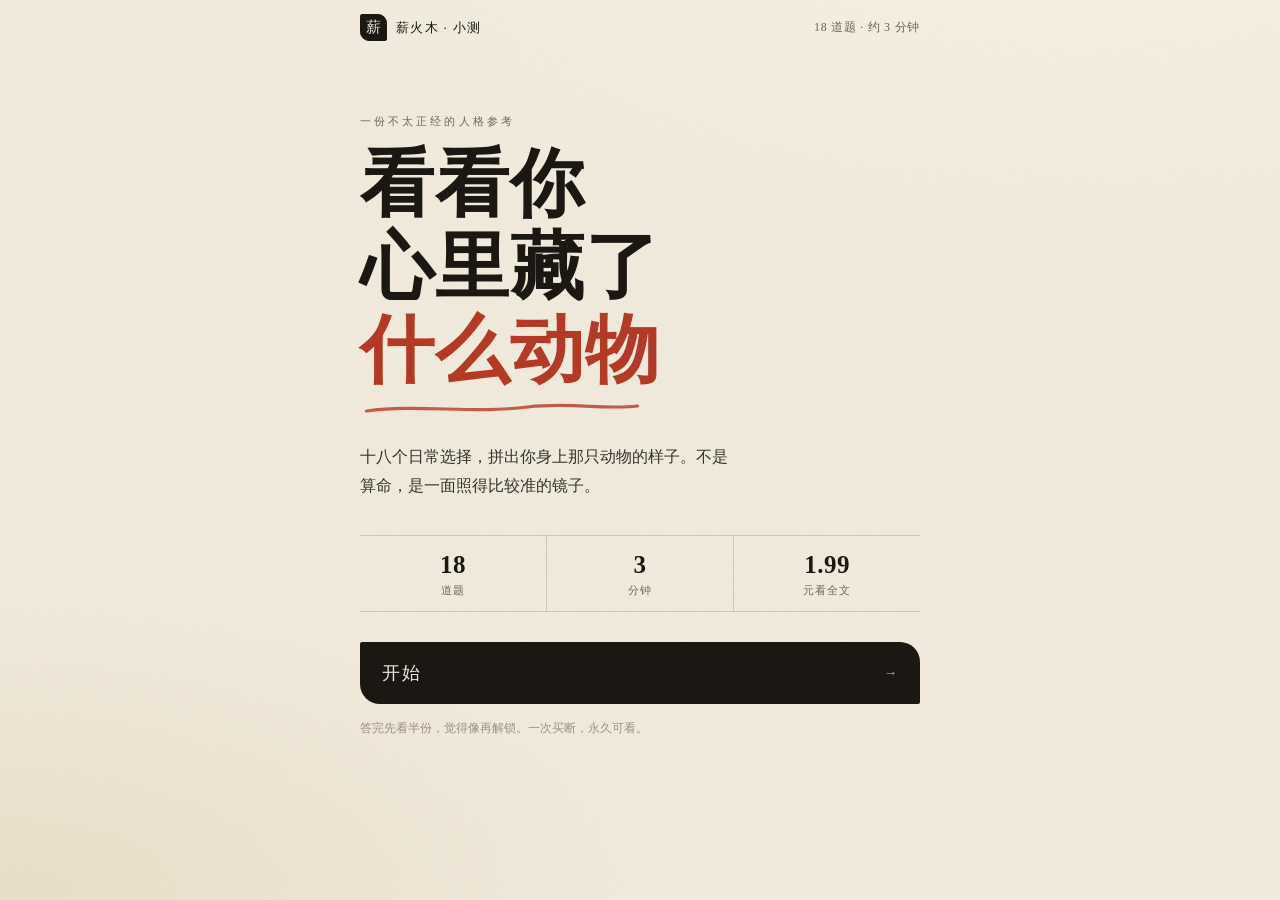
<file: index.html>
<!doctype html>
<html lang="zh-CN">
<head>
<meta charset="utf-8">
<meta name="viewport" content="width=device-width,initial-scale=1,viewport-fit=cover">
<meta name="theme-color" content="#f2ebdd">
<title>看看你心里藏了什么动物</title>
<meta name="description" content="十八个日常选择，拼出你心里那只动物的样子。免费测，1.99 解锁完整报告。">
<meta property="og:type" content="website">
<meta property="og:site_name" content="薪火木 · 小测">
<meta property="og:title" content="看看你心里藏了什么动物">
<meta property="og:description" content="十八个日常选择，拼出你心里那只动物的样子。免费测，1.99 解锁完整报告。">
<meta property="og:image" content="https://assss07.github.io/animal-persona/og/jpg/default.jpg">
<meta property="og:image:width" content="600">
<meta property="og:image:height" content="800">
<link rel="stylesheet" href="app.css">
<link rel="icon" href="data:image/svg+xml,%3Csvg xmlns='http://www.w3.org/2000/svg' viewBox='0 0 64 64'%3E%3Crect width='64' height='64' fill='%23f2ebdd'/%3E%3Ctext x='32' y='46' font-size='40' text-anchor='middle' fill='%23b23a26'%3E兽%3C/text%3E%3C/svg%3E">
</head>
<body>
<div class="grain"></div>
<div class="bgchar" aria-hidden="true">兽</div>

<header class="topbar">
  <a class="brand" href="./" onclick="App.home(event)">
    <span class="brand-mark">薪</span>
    <span class="brand-name">薪火木 · 小测</span>
  </a>
  <span class="topbar-note" id="topnote">18 道题 · 约 3 分钟</span>
</header>

<main id="stage">

  <!-- 首屏 -->
  <section class="screen is-active" id="screen-intro">
    <p class="eyebrow">一份不太正经的人格参考</p>
    <h1 class="hero-title">
      看看你<br>
      心里藏了<br>
      <span class="ink-red">什么动物</span>
    </h1>
    <svg class="brush-line" viewBox="0 0 240 14" preserveAspectRatio="none" aria-hidden="true">
      <path d="M4 9 C48 2 96 12 142 5 C178 0 210 8 236 4" fill="none" stroke="currentColor" stroke-width="3.2" stroke-linecap="round"/>
    </svg>
    <p class="lede">十八个日常选择，拼出你身上那只动物的样子。不是算命，是一面照得比较准的镜子。</p>

    <div class="intro-meta">
      <div><b>18</b><span>道题</span></div>
      <div><b>3</b><span>分钟</span></div>
      <div><b id="meta-price-num">1.99</b><span id="meta-price-label">元看全文</span></div>
    </div>

    <button class="ink-btn" id="btn-start">
      <span>开始</span>
      <i>→</i>
    </button>
    <p class="tiny" id="intro-tiny">答完先看半份，觉得像再解锁。一次买断，永久可看。</p>
  </section>

  <!-- 答题 -->
  <section class="screen" id="screen-quiz">
    <div class="quiz-head">
      <button class="back-btn" id="btn-back" aria-label="上一题">←</button>
      <div class="progress-wrap">
        <div class="progress-track"><i id="progress-fill"></i></div>
        <div class="progress-num"><b id="q-index">01</b><span>/ 18</span></div>
      </div>
    </div>
    <div class="q-body" id="q-body">
      <p class="q-kicker" id="q-kicker">第 1 题</p>
      <h2 class="q-text" id="q-text"></h2>
      <div class="options" id="options"></div>
    </div>
    <p class="quiz-hint">凭第一反应选，别想太久。</p>
  </section>

  <!-- 锁定预览 -->
  <section class="screen" id="screen-preview">
    <p class="eyebrow center">你心里那只动物是</p>
    <div class="animal-seal" id="preview-seal">
      <span id="preview-char">狼</span>
    </div>
    <h2 class="animal-name" id="preview-name">狼</h2>
    <p class="animal-hook" id="preview-hook"></p>
    <div class="traits" id="preview-traits"></div>

    <div class="locked-block">
      <div class="locked-fade" id="locked-fade" aria-hidden="true">
        <p>你进门时不一定先说话，但会先看一圈：谁和谁一伙，谁在硬撑。熟的人知道，你一旦认了，就很少往后退。</p>
        <p>你在意的东西，多半和这两件事有关。人多的时候你不怯场，可热闹散了，你需要一段谁也别找你的时间。</p>
        <p>容易卡住你的地方，也在这里。你不太争那个说了算的位置，别人定，你配合。</p>
      </div>
      <div class="locked-cover">
        <span class="lock-ico">◍</span>
        <b>完整报告锁住了</b>
        <span>五维分数 · 四段解读 · 专属金句</span>
      </div>
    </div>

    <button class="ink-btn" id="btn-unlock">
      <span>解锁完整报告</span>
      <i id="unlock-price">¥1.99</i>
    </button>
    <button class="text-btn" id="btn-unlock-code">我有解锁码</button>
    <p class="tiny center" id="preview-note">一次买断，不订阅。</p>
  </section>

  <!-- 完整报告 -->
  <section class="screen" id="screen-report">
    <p class="eyebrow center">你的动物</p>
    <div class="report-hero">
      <span class="report-char" id="report-char">狼</span>
      <div class="report-hero-meta">
        <h2 id="report-name">狼</h2>
        <p id="report-hook"></p>
      </div>
    </div>
    <div class="traits" id="report-traits"></div>

    <div class="radar-wrap">
      <canvas id="radar" width="640" height="560"></canvas>
      <p class="radar-cap">五维倾向 · 不是评分，是你把力气花在哪</p>
    </div>

    <div class="report-body" id="report-body"></div>

    <p class="contrast" id="report-contrast"></p>
    <p class="secondary-line" id="report-secondary"></p>

    <div class="quote-card" id="quote-card">
      <span class="quote-mark">“</span>
      <p id="report-quote"></p>
      <span class="quote-sign" id="quote-sign">狼 · 动物人格</span>
    </div>

    <div class="report-actions">
      <button class="ink-btn" id="btn-save-card">
        <span>保存分享卡</span><i>↓</i>
      </button>
      <button class="ghost-btn" id="btn-share">复制链接发给朋友</button>
      <button class="ghost-btn" id="btn-copy">复制这句话</button>
      <button class="text-btn" id="btn-retest">再测一次</button>
    </div>
    <p class="disclaimer" id="report-disclaimer">这是一份性格倾向参考，不构成专业评估。</p>
  </section>
</main>

<!-- 解锁弹层 -->
<div class="sheet-mask" id="sheet-mask" hidden>
  <div class="sheet" role="dialog" aria-modal="true" aria-labelledby="sheet-title">
    <button class="sheet-close" id="sheet-close" aria-label="关闭">×</button>
    <p class="eyebrow">完整报告</p>
    <h3 id="sheet-title">解锁前，确认一下</h3>
    <p class="sheet-copy">四段解读、五维图、专属金句，付完就能看，刷新也还在。</p>
    <div class="price-row"><b id="sheet-price">¥1.99</b><span>一次买断 · 不订阅</span></div>
    <a class="ink-btn buy-btn" id="btn-buy" href="#" target="_blank" rel="noopener" hidden><span>去下单</span><i id="buy-price">¥1.99</i></a>
    <p class="tiny center" id="buy-contact" hidden></p>
    <div class="code-row">
      <input id="unlock-code" type="text" inputmode="text" placeholder="输入 12 位解锁码" autocomplete="off" autocapitalize="characters" spellcheck="false" maxlength="14">
      <button id="btn-code-submit">解锁</button>
    </div>
    <p class="tiny center" id="sheet-note">付款后凭解锁码查看完整报告。</p>
  </div>
</div>

<div class="share-tip" id="share-tip" hidden>
  <div class="share-tip-card">
    <p class="tip-kicker">链接已复制</p>
    <h4>点右上角 ··· 发给朋友</h4>
    <p class="tip-copy">微信里没法直接调起分享，用右上角菜单里的「发送给朋友」。</p>
    <button class="ghost-btn" id="share-tip-close">知道了</button>
  </div>
</div>

<div class="img-tip" id="img-tip" hidden>
  <div class="img-tip-card">
    <p class="tip-kicker">长按图片保存</p>
    <img id="img-tip-img" alt="分享卡">
    <p class="tip-copy">微信里不能直接下载，长按这张图，选「保存图片」，就能发朋友圈或发给朋友。</p>
    <button class="ghost-btn" id="img-tip-close">知道了</button>
  </div>
</div>

<div class="toast" id="toast" role="status"></div>

<script src="engine.js"></script>
<script src="app.js"></script>
</body>
</html>
</file>
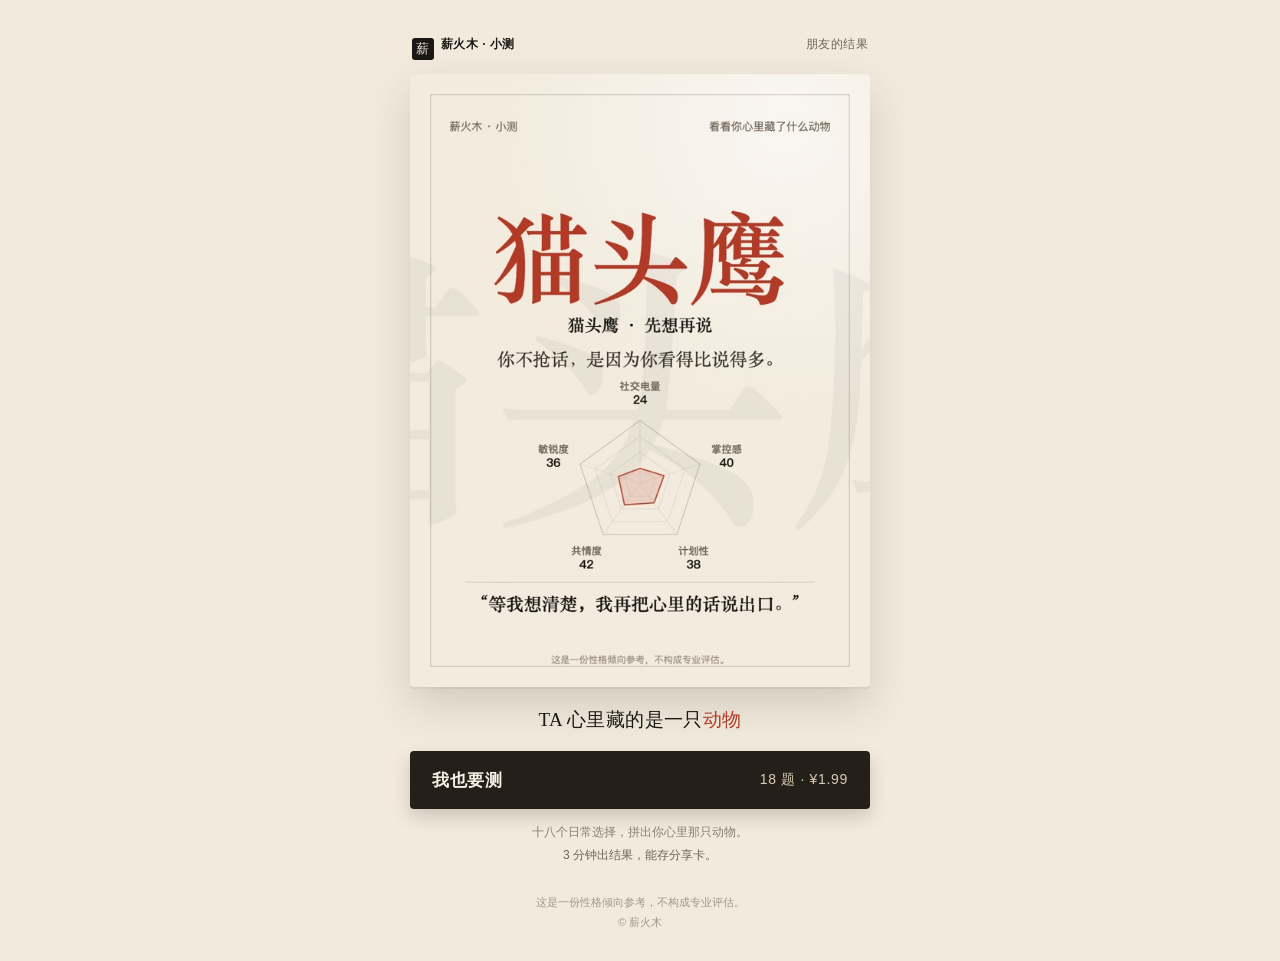
<file: r/index.html>
<!doctype html>
<html lang="zh-CN">
<head>
<meta charset="utf-8">
<meta name="viewport" content="width=device-width,initial-scale=1,viewport-fit=cover">
<meta name="theme-color" content="#f2ebdd">
<title>看看你心里藏了什么动物</title>
<meta name="description" content="十八个日常选择，拼出你心里那只动物的样子。免费测，1.99 解锁完整报告。">
<meta property="og:type" content="website">
<meta property="og:site_name" content="薪火木 · 小测">
<meta property="og:title" content="看看你心里藏了什么动物">
<meta property="og:description" content="十八个日常选择，拼出你心里那只动物的样子。免费测，1.99 解锁完整报告。">
<meta property="og:image" content="https://assss07.github.io/animal-persona/og/jpg/default.jpg">
<meta property="og:image:width" content="600">
<meta property="og:image:height" content="800">
<link rel="icon" href="data:image/svg+xml,%3Csvg xmlns='http://www.w3.org/2000/svg' viewBox='0 0 64 64'%3E%3Crect width='64' height='64' fill='%23f2ebdd'/%3E%3Ctext x='32' y='46' font-size='40' text-anchor='middle' fill='%23b23a26'%3E兽%3C/text%3E%3C/svg%3E">
<style>
*{box-sizing:border-box;margin:0;padding:0}
html{-webkit-text-size-adjust:100%}
body{
  background:#f2ebdd;color:#1b1814;
  font-family:"PingFang SC","Hiragino Sans GB","Microsoft YaHei",sans-serif;
  min-height:100vh;display:flex;justify-content:center;
  padding:20px 18px calc(28px + env(safe-area-inset-bottom));
}
.wrap{width:100%;max-width:420px}
.bar{display:flex;justify-content:space-between;align-items:baseline;margin:2px 2px 14px;color:#6f6557;font-size:12px;letter-spacing:.04em}
.bar b{color:#1b1814;font-weight:600}
.bar .mark{display:inline-flex;width:22px;height:22px;background:#1b1814;color:#f2ebdd;border-radius:3px;align-items:center;justify-content:center;font-size:13px;margin-right:7px;vertical-align:-5px}
.card{width:100%;height:auto;display:block;border-radius:4px;box-shadow:0 18px 44px rgba(43,34,24,.16),0 2px 0 rgba(43,34,24,.06);background:#e7ddca}
.lead{text-align:center;margin:20px 0 4px;font-family:"Songti SC","STSong","SimSun",serif;font-size:19px;letter-spacing:.02em}
.lead span{color:#b23a26}
.cta{
  display:flex;align-items:center;justify-content:space-between;
  margin-top:18px;padding:0 22px;height:58px;border-radius:4px;
  background:#242019;color:#f7f1e5;text-decoration:none;
  font-size:17px;letter-spacing:.04em;font-weight:600;
  box-shadow:0 8px 18px rgba(35,29,21,.18);
}
.cta i{font-style:normal;font-weight:400;color:#d8cbb5;font-size:14px}
.sub{text-align:center;color:#8a7f6f;font-size:12px;margin-top:12px;line-height:1.9}
.sub b{font-weight:500;color:#6f6557}
.foot{text-align:center;color:#a2988a;font-size:11px;margin-top:26px;line-height:1.8}
@media (min-width:520px){ body{padding-top:34px} .wrap{max-width:460px} }
</style>
</head>
<body>
<div class="wrap">
  <div class="bar">
    <span><span class="mark">薪</span><b>薪火木 · 小测</b></span>
    <span>朋友的结果</span>
  </div>

  <img class="card" id="card" src="../og/jpg/default.jpg" width="600" height="800" alt="动物人格结果卡">

  <p class="lead">TA 心里藏的是一只<span id="name">动物</span></p>

  <a class="cta" href="../?from=share">
    <span>我也要测</span><i>18 题 · ¥1.99</i>
  </a>
  <p class="sub">十八个日常选择，拼出你心里那只动物。<br><b>3 分钟出结果，能存分享卡。</b></p>

  <p class="foot">这是一份性格倾向参考，不构成专业评估。<br>© 薪火木</p>
</div>
<script>
(function () {
  var ANIMALS = {
    wolf: "狼", deer: "鹿", fox: "狐狸", hedgehog: "刺猬",
    whale: "鲸鱼", otter: "水獭", owl: "猫头鹰", hummingbird: "蜂鸟",
    snow_leopard: "雪豹", peacock: "孔雀", camel: "骆驼", crow: "乌鸦"
  };
  var key = new URLSearchParams(location.search).get("a") || "";
  if (!Object.prototype.hasOwnProperty.call(ANIMALS, key)) key = "default";
  var name = ANIMALS[key] || "动物";
  var img = document.getElementById("card");
  img.src = "../og/jpg/" + key + ".jpg";
  img.alt = name + " · 人格结果卡";
  document.getElementById("name").textContent = name;
  document.title = "我心里藏着一只" + name;
  var og = document.querySelector('meta[property="og:title"]');
  if (og) og.setAttribute("content", document.title);
  var ogi = document.querySelector('meta[property="og:image"]');
  if (ogi) ogi.setAttribute("content", new URL(img.src, location.href).href);
})();
</script>
</body>
</html>
</file>
<file: app.css>
:root {
  --paper: #f2ebdd;
  --paper-2: #e9dfcc;
  --ink: #1b1814;
  --ink-soft: #38322a;
  --muted: #6f6557;
  --faint: #9b9080;
  --red: #b23a26;
  --red-soft: #cf6047;
  --line: rgba(27, 24, 20, .16);
  --serif: "Songti SC", "STSong", "Noto Serif SC", "Source Han Serif SC", "SimSun", serif;
  --sans: "PingFang SC", "Hiragino Sans GB", "Microsoft YaHei", sans-serif;
}

* { box-sizing: border-box; -webkit-tap-highlight-color: transparent; }

html, body { margin: 0; padding: 0; }

body {
  min-height: 100dvh;
  background:
    radial-gradient(120% 70% at 85% -10%, #f7f1e4 0%, rgba(247, 241, 228, 0) 60%),
    radial-gradient(90% 60% at 0% 100%, #eadfc9 0%, rgba(234, 223, 201, 0) 55%),
    var(--paper);
  color: var(--ink);
  font-family: var(--serif);
  -webkit-font-smoothing: antialiased;
  overflow-x: hidden;
}

.grain {
  position: fixed;
  inset: 0;
  pointer-events: none;
  z-index: 0;
  opacity: .28;
  background-image: url("data:image/svg+xml,%3Csvg xmlns='http://www.w3.org/2000/svg' width='160' height='160'%3E%3Cfilter id='n'%3E%3CfeTurbulence type='fractalNoise' baseFrequency='.9' numOctaves='3' stitchTiles='stitch'/%3E%3C/filter%3E%3Crect width='160' height='160' filter='url(%23n)' opacity='.22'/%3E%3C/svg%3E");
  mix-blend-mode: multiply;
}

.bgchar {
  position: fixed;
  top: 46%;
  right: -7vw;
  transform: translateY(-50%);
  writing-mode: vertical-rl;
  font-size: 66vh;
  line-height: 1;
  color: transparent;
  -webkit-text-stroke: 1px rgba(27, 24, 20, .07);
  opacity: .38;
  pointer-events: none;
  z-index: 0;
  user-select: none;
}

.topbar {
  position: relative;
  z-index: 3;
  display: flex;
  align-items: center;
  justify-content: space-between;
  gap: 12px;
  padding: calc(14px + env(safe-area-inset-top)) 22px 10px;
  max-width: 560px;
  margin: 0 auto;
}

.brand {
  display: inline-flex;
  align-items: center;
  gap: 9px;
  color: inherit;
  text-decoration: none;
}

.brand-mark {
  display: grid;
  place-items: center;
  width: 27px;
  height: 27px;
  border: 1px solid var(--ink);
  border-radius: 2px 9px 2px 9px;
  font-size: 15px;
  line-height: 1;
  background: var(--ink);
  color: var(--paper);
}

.brand-name { font-size: 13px; letter-spacing: .1em; }

.topbar-note { font-size: 12px; color: var(--muted); letter-spacing: .06em; }

main {
  position: relative;
  z-index: 2;
  max-width: 560px;
  margin: 0 auto;
  padding: 0 24px calc(56px + env(safe-area-inset-bottom));
}

.screen { display: none; }
.screen.is-active { display: block; animation: rise .5s cubic-bezier(.22, .9, .3, 1) both; }

@keyframes rise {
  from { opacity: 0; transform: translateY(14px); }
  to { opacity: 1; transform: translateY(0); }
}

/* ---------- 首屏 ---------- */
#screen-intro { padding-top: clamp(28px, 9vh, 84px); }

.eyebrow {
  margin: 0 0 14px;
  font-size: 11px;
  letter-spacing: .28em;
  color: var(--muted);
  text-transform: uppercase;
}
.eyebrow.center { text-align: center; }

.hero-title {
  margin: 0;
  font-size: clamp(46px, 13.4vw, 74px);
  line-height: 1.12;
  font-weight: 600;
  letter-spacing: .015em;
}

.ink-red { color: var(--red); position: relative; }

.brush-line {
  display: block;
  width: min(64%, 280px);
  height: 14px;
  margin: 10px 0 0 2px;
  color: var(--red);
  opacity: .8;
}

.lede {
  margin: 26px 0 0;
  max-width: 23em;
  font-size: 16px;
  line-height: 1.85;
  color: var(--ink-soft);
}

.intro-meta {
  display: flex;
  gap: 0;
  margin: 34px 0 30px;
  border-top: 1px solid var(--line);
  border-bottom: 1px solid var(--line);
}

.intro-meta > div {
  flex: 1;
  padding: 15px 4px 13px;
  text-align: center;
  border-right: 1px solid var(--line);
}
.intro-meta > div:last-child { border-right: 0; }
.intro-meta b { display: block; font-size: 25px; font-weight: 600; letter-spacing: .02em; }
.intro-meta span { display: block; margin-top: 4px; font-size: 11px; color: var(--muted); letter-spacing: .08em; }

.ink-btn {
  display: flex;
  align-items: center;
  justify-content: space-between;
  gap: 16px;
  width: 100%;
  padding: 19px 22px;
  border: 0;
  border-radius: 2px 20px 2px 20px;
  background: var(--ink);
  color: var(--paper);
  font-family: var(--serif);
  font-size: 18px;
  letter-spacing: .1em;
  cursor: pointer;
  transition: transform .18s ease, background .18s ease;
}
.ink-btn:hover { background: #2a251e; transform: translateY(-1px); }
.ink-btn:active { transform: translateY(1px); }
.ink-btn i { font-style: normal; font-size: 14px; opacity: .72; letter-spacing: .04em; }

.tiny {
  margin: 14px 0 0;
  font-size: 12px;
  line-height: 1.7;
  color: var(--faint);
}
.tiny.center { text-align: center; }

/* ---------- 答题 ---------- */
#screen-quiz { padding-top: 2vh; }

.quiz-head { display: flex; align-items: center; gap: 14px; margin-bottom: clamp(30px, 7vh, 62px); }

.back-btn {
  flex: none;
  width: 38px;
  height: 38px;
  border: 1px solid var(--line);
  border-radius: 50%;
  background: transparent;
  color: var(--ink);
  font-size: 17px;
  cursor: pointer;
}
.back-btn:disabled { opacity: .25; cursor: default; }

.progress-wrap { flex: 1; display: flex; align-items: center; gap: 14px; }
.progress-track { flex: 1; height: 2px; background: rgba(27, 24, 20, .13); overflow: hidden; }
.progress-track i { display: block; height: 100%; width: 0; background: var(--ink); transition: width .35s ease; }
.progress-num { display: flex; align-items: baseline; gap: 3px; font-variant-numeric: tabular-nums; }
.progress-num b { font-size: 21px; font-weight: 600; }
.progress-num span { font-size: 11px; color: var(--muted); }

.q-kicker { margin: 0 0 14px; font-size: 12px; letter-spacing: .22em; color: var(--red); }

.q-text {
  margin: 0 0 clamp(26px, 5vh, 42px);
  font-size: clamp(22px, 6vw, 27px);
  line-height: 1.6;
  font-weight: 600;
  letter-spacing: .01em;
}

.options { display: block; }

.opt {
  position: relative;
  display: flex;
  align-items: flex-start;
  gap: 14px;
  width: 100%;
  padding: 17px 2px 17px 0;
  border: 0;
  border-top: 1px solid var(--line);
  background: transparent;
  color: var(--ink);
  font-family: var(--serif);
  font-size: 16.5px;
  line-height: 1.6;
  text-align: left;
  cursor: pointer;
  transition: padding-left .18s ease, color .18s ease;
}
.opt:last-child { border-bottom: 1px solid var(--line); }
.opt:hover { padding-left: 8px; color: var(--red); }
.opt .num {
  flex: none;
  width: 24px;
  padding-top: 2px;
  font-family: var(--sans);
  font-size: 11px;
  color: var(--faint);
  letter-spacing: .05em;
}
.opt.chosen { color: var(--red); }
.opt.chosen .num { color: var(--red); }

.quiz-hint { margin-top: 26px; font-size: 12px; color: var(--faint); letter-spacing: .04em; }

/* ---------- 预览 ---------- */
#screen-preview { padding-top: clamp(12px, 3vh, 30px); text-align: center; }

.animal-seal {
  position: relative;
  display: grid;
  place-items: center;
  width: 172px;
  height: 172px;
  margin: 8px auto 0;
  border-radius: 50%;
  color: var(--ink);
}
.animal-seal::before {
  content: "";
  position: absolute;
  inset: 0;
  border: 1px solid rgba(178, 58, 38, .55);
  border-radius: 50%;
  transform: rotate(-4deg) scale(1.02);
}
.animal-seal::after {
  content: "";
  position: absolute;
  inset: 11px;
  border: 1px dashed rgba(27, 24, 20, .22);
  border-radius: 50%;
}
#preview-char {
  font-size: 92px;
  line-height: 1;
  font-weight: 600;
  position: relative;
  z-index: 1;
  writing-mode: vertical-rl;
  text-orientation: upright;
  white-space: nowrap;
  letter-spacing: .02em;
}

.animal-name { margin: 16px 0 0; font-size: 25px; letter-spacing: .18em; font-weight: 600; }

.animal-hook {
  margin: 12px auto 0;
  max-width: 18em;
  font-size: 18px;
  line-height: 1.7;
  color: var(--ink-soft);
}

.traits { display: flex; flex-wrap: wrap; justify-content: center; gap: 8px; margin: 20px 0 0; }
.traits span {
  padding: 6px 12px 7px;
  border: 1px solid var(--line);
  border-radius: 100px;
  font-size: 12.5px;
  color: var(--ink-soft);
  letter-spacing: .05em;
}

.locked-block {
  position: relative;
  margin: 30px 0 26px;
  padding: 22px 20px;
  border-top: 1px solid var(--line);
  border-bottom: 1px solid var(--line);
  text-align: left;
  overflow: hidden;
}
.locked-fade { filter: blur(3.2px); opacity: .5; user-select: none; }
.locked-fade p { margin: 0 0 12px; font-size: 15px; line-height: 1.9; color: var(--ink-soft); }
.locked-fade p:last-child { margin-bottom: 0; }

.locked-cover {
  position: absolute;
  inset: 0;
  display: flex;
  flex-direction: column;
  align-items: center;
  justify-content: center;
  gap: 7px;
  background: linear-gradient(180deg, rgba(242, 235, 221, .35), rgba(242, 235, 221, .92) 45%, var(--paper));
  text-align: center;
}
.locked-cover b { font-size: 17px; letter-spacing: .08em; }
.locked-cover span:last-child { font-size: 11.5px; color: var(--muted); letter-spacing: .06em; }
.lock-ico { font-size: 22px; color: var(--red); }

.text-btn {
  margin: 14px auto 0;
  padding: 6px;
  border: 0;
  background: transparent;
  color: var(--muted);
  font-family: var(--serif);
  font-size: 13px;
  letter-spacing: .06em;
  text-decoration: underline;
  text-underline-offset: 4px;
  cursor: pointer;
}

/* ---------- 报告 ---------- */
#screen-report { padding-top: clamp(10px, 3vh, 26px); }

.report-hero { display: flex; align-items: center; gap: 20px; margin-top: 4px; }
.report-char {
  flex: none;
  width: 112px;
  height: 112px;
  display: grid;
  place-items: center;
  border-radius: 50%;
  border: 1px solid rgba(178, 58, 38, .5);
  font-size: 58px;
  line-height: 1;
  color: var(--red);
  background: radial-gradient(circle at 35% 30%, rgba(255, 255, 255, .5), rgba(255, 255, 255, 0) 65%);
  writing-mode: vertical-rl;
  text-orientation: upright;
  white-space: nowrap;
  letter-spacing: .02em;
}
.report-hero-meta h2 { margin: 0; font-size: 30px; letter-spacing: .16em; font-weight: 600; }
.report-hero-meta p { margin: 9px 0 0; font-size: 15px; line-height: 1.65; color: var(--muted); }

.report-body { margin-top: 34px; }
.report-body section { margin: 0 0 30px; }
.report-body h3 {
  margin: 0 0 10px;
  font-size: 12px;
  font-weight: 500;
  letter-spacing: .22em;
  color: var(--red);
}
.report-body p {
  margin: 0;
  font-size: 16.5px;
  line-height: 2;
  color: var(--ink-soft);
  text-align: justify;
}
.report-body section:first-child p::first-letter {
  font-size: 2.6em;
  float: left;
  line-height: .92;
  padding: 4px 7px 0 0;
  color: var(--red);
}

.radar-wrap { margin: 26px 0 30px; }
#radar { display: block; width: 100%; height: auto; }
.radar-cap { margin: 2px 0 0; text-align: center; font-size: 11.5px; color: var(--faint); letter-spacing: .06em; }

.contrast {
  margin: 6px 0 0;
  padding: 18px 20px;
  border-left: 3px solid var(--red);
  background: rgba(255, 255, 255, .28);
  font-size: 16px;
  line-height: 1.8;
  color: var(--ink);
}
.secondary-line { margin: 12px 0 0; font-size: 13px; color: var(--muted); }

.quote-card {
  position: relative;
  margin: 34px 0 30px;
  padding: 38px 30px 30px;
  background: var(--ink);
  color: var(--paper);
  border-radius: 2px 26px 2px 26px;
  transform: rotate(-.5deg);
}
.quote-mark {
  position: absolute;
  top: 2px;
  left: 18px;
  font-size: 64px;
  line-height: 1;
  color: var(--red-soft);
  opacity: .85;
}
.quote-card p {
  position: relative;
  margin: 0;
  font-size: clamp(20px, 5.6vw, 25px);
  line-height: 1.65;
  letter-spacing: .04em;
}
.quote-sign { display: block; margin-top: 18px; font-size: 11px; color: rgba(242, 235, 221, .55); letter-spacing: .18em; }

.report-actions { display: grid; gap: 12px; }

.ghost-btn {
  width: 100%;
  padding: 15px;
  border: 1px solid var(--ink);
  border-radius: 14px 2px 14px 2px;
  background: transparent;
  color: var(--ink);
  font-family: var(--serif);
  font-size: 15px;
  letter-spacing: .08em;
  cursor: pointer;
}

.disclaimer {
  margin: 26px 0 0;
  text-align: center;
  font-size: 11px;
  line-height: 1.7;
  color: var(--faint);
}

/* ---------- 弹层 ---------- */
.sheet-mask {
  position: fixed;
  inset: 0;
  z-index: 20;
  display: flex;
  align-items: flex-end;
  justify-content: center;
  background: rgba(20, 17, 14, .45);
  backdrop-filter: blur(3px);
  padding: 0;
}
.sheet-mask[hidden] { display: none; }

.sheet {
  position: relative;
  width: 100%;
  max-width: 560px;
  max-height: 88dvh;
  overflow-y: auto;
  padding: 26px 24px calc(26px + env(safe-area-inset-bottom));
  background: var(--paper);
  border-radius: 22px 22px 0 0;
  box-shadow: 0 -18px 50px rgba(20, 17, 14, .25);
  animation: sheetUp .34s cubic-bezier(.22, .9, .3, 1) both;
}
@keyframes sheetUp { from { transform: translateY(40px); opacity: .4; } to { transform: translateY(0); opacity: 1; } }

.sheet h3 { margin: 0 0 10px; font-size: 21px; letter-spacing: .04em; }
.sheet-copy { margin: 0; font-size: 14px; line-height: 1.8; color: var(--muted); }
.sheet-close {
  position: absolute;
  top: 14px;
  right: 16px;
  width: 34px;
  height: 34px;
  border: 0;
  background: transparent;
  color: var(--muted);
  font-size: 26px;
  line-height: 1;
  cursor: pointer;
}

.price-row {
  display: flex;
  align-items: baseline;
  gap: 10px;
  margin: 22px 0 18px;
  padding: 16px 0;
  border-top: 1px solid var(--line);
  border-bottom: 1px solid var(--line);
}
.price-row b { font-size: 34px; font-weight: 600; }
.price-row span { font-size: 12px; color: var(--muted); }

.code-row { display: flex; gap: 8px; margin-top: 14px; }
.code-row input {
  flex: 1;
  min-width: 0;
  padding: 13px 14px;
  border: 1px solid var(--line);
  border-radius: 2px;
  background: rgba(255, 255, 255, .4);
  font-family: var(--sans);
  font-size: 15px;
  color: var(--ink);
  outline: none;
}
.code-row input:focus { border-color: var(--ink); }
.code-row button {
  flex: none;
  padding: 0 20px;
  border: 1px solid var(--ink);
  border-radius: 2px;
  background: transparent;
  font-family: var(--serif);
  font-size: 14px;
  color: var(--ink);
  cursor: pointer;
}

.ink-btn.buy-btn { text-decoration: none; box-sizing: border-box; }
.ink-btn.buy-btn[hidden] { display: none; }

/* ---------- 微信分享提示 ---------- */
.share-tip {
  position: fixed;
  inset: 0;
  z-index: 30;
  background: rgba(20, 17, 14, .62);
  backdrop-filter: blur(2px);
  display: flex;
  justify-content: flex-end;
  align-items: flex-start;
  padding: calc(18px + env(safe-area-inset-top)) 18px 0;
}
.share-tip[hidden] { display: none; }
.share-tip-card {
  position: relative;
  width: min(300px, 84vw);
  margin-top: 54px;
  padding: 20px 20px 18px;
  background: var(--paper);
  border-radius: 4px 18px 4px 18px;
  box-shadow: 0 18px 46px rgba(15, 12, 9, .3);
}
.share-tip-card::before {
  content: "";
  position: absolute;
  top: -10px;
  right: 34px;
  width: 18px;
  height: 18px;
  background: var(--paper);
  transform: rotate(45deg);
}
.tip-kicker {
  margin: 0 0 8px;
  font-size: 11px;
  letter-spacing: .16em;
  color: var(--red);
}
.share-tip-card h4 {
  margin: 0;
  font-family: var(--serif);
  font-size: 21px;
  font-weight: 600;
  letter-spacing: .04em;
}
.tip-copy {
  margin: 10px 0 16px;
  font-size: 13px;
  line-height: 1.75;
  color: var(--muted);
}
.share-tip-card .ghost-btn { padding: 12px; font-size: 14px; }


/* ---------- 长按保存提示（微信内） ---------- */
.img-tip {
  position: fixed;
  inset: 0;
  z-index: 35;
  background: rgba(20, 17, 14, .78);
  backdrop-filter: blur(3px);
  display: flex;
  align-items: center;
  justify-content: center;
  padding: calc(16px + env(safe-area-inset-top)) 16px calc(16px + env(safe-area-inset-bottom));
}
.img-tip[hidden] { display: none; }
.img-tip-card {
  width: min(340px, 92vw);
  max-height: 100%;
  overflow-y: auto;
  padding: 16px 16px 14px;
  background: var(--paper);
  border-radius: 4px 18px 4px 18px;
  box-shadow: 0 18px 46px rgba(15, 12, 9, .34);
}
.img-tip-card img {
  display: block;
  width: 100%;
  height: auto;
  margin: 2px 0 10px;
  border-radius: 3px;
  box-shadow: 0 8px 22px rgba(43, 34, 24, .16);
}
.img-tip-card .tip-copy { margin: 0 0 12px; text-align: center; }
.img-tip-card .ghost-btn { width: 100%; padding: 12px; font-size: 14px; }

/* ---------- toast ---------- */
.toast {
  position: fixed;
  left: 50%;
  bottom: calc(34px + env(safe-area-inset-bottom));
  z-index: 40;
  transform: translate(-50%, 16px);
  max-width: 78vw;
  padding: 11px 18px;
  border-radius: 100px;
  background: rgba(27, 24, 20, .93);
  color: var(--paper);
  font-size: 13px;
  letter-spacing: .04em;
  opacity: 0;
  pointer-events: none;
  transition: opacity .22s ease, transform .22s ease;
}
.toast.show { opacity: 1; transform: translate(-50%, 0); }

/* ---------- 桌面 ---------- */
@media (min-width: 760px) {
  main { padding-left: 0; padding-right: 0; }
  .topbar { padding-left: 0; padding-right: 0; }
  .sheet-mask { align-items: center; }
  .sheet { border-radius: 6px 26px 6px 26px; padding-bottom: 28px; }
  #screen-intro { padding-top: 7vh; }
}

@media (max-width: 380px) {
  main { padding-left: 20px; padding-right: 20px; }
  .topbar { padding-left: 18px; padding-right: 18px; }
  .report-char { width: 92px; height: 92px; font-size: 48px; }
  .report-hero { gap: 14px; }
  .intro-meta b { font-size: 22px; }
}

@media (prefers-reduced-motion: reduce) {
  *, *::before, *::after { animation-duration: .01ms !important; transition-duration: .01ms !important; }
}
</file>
